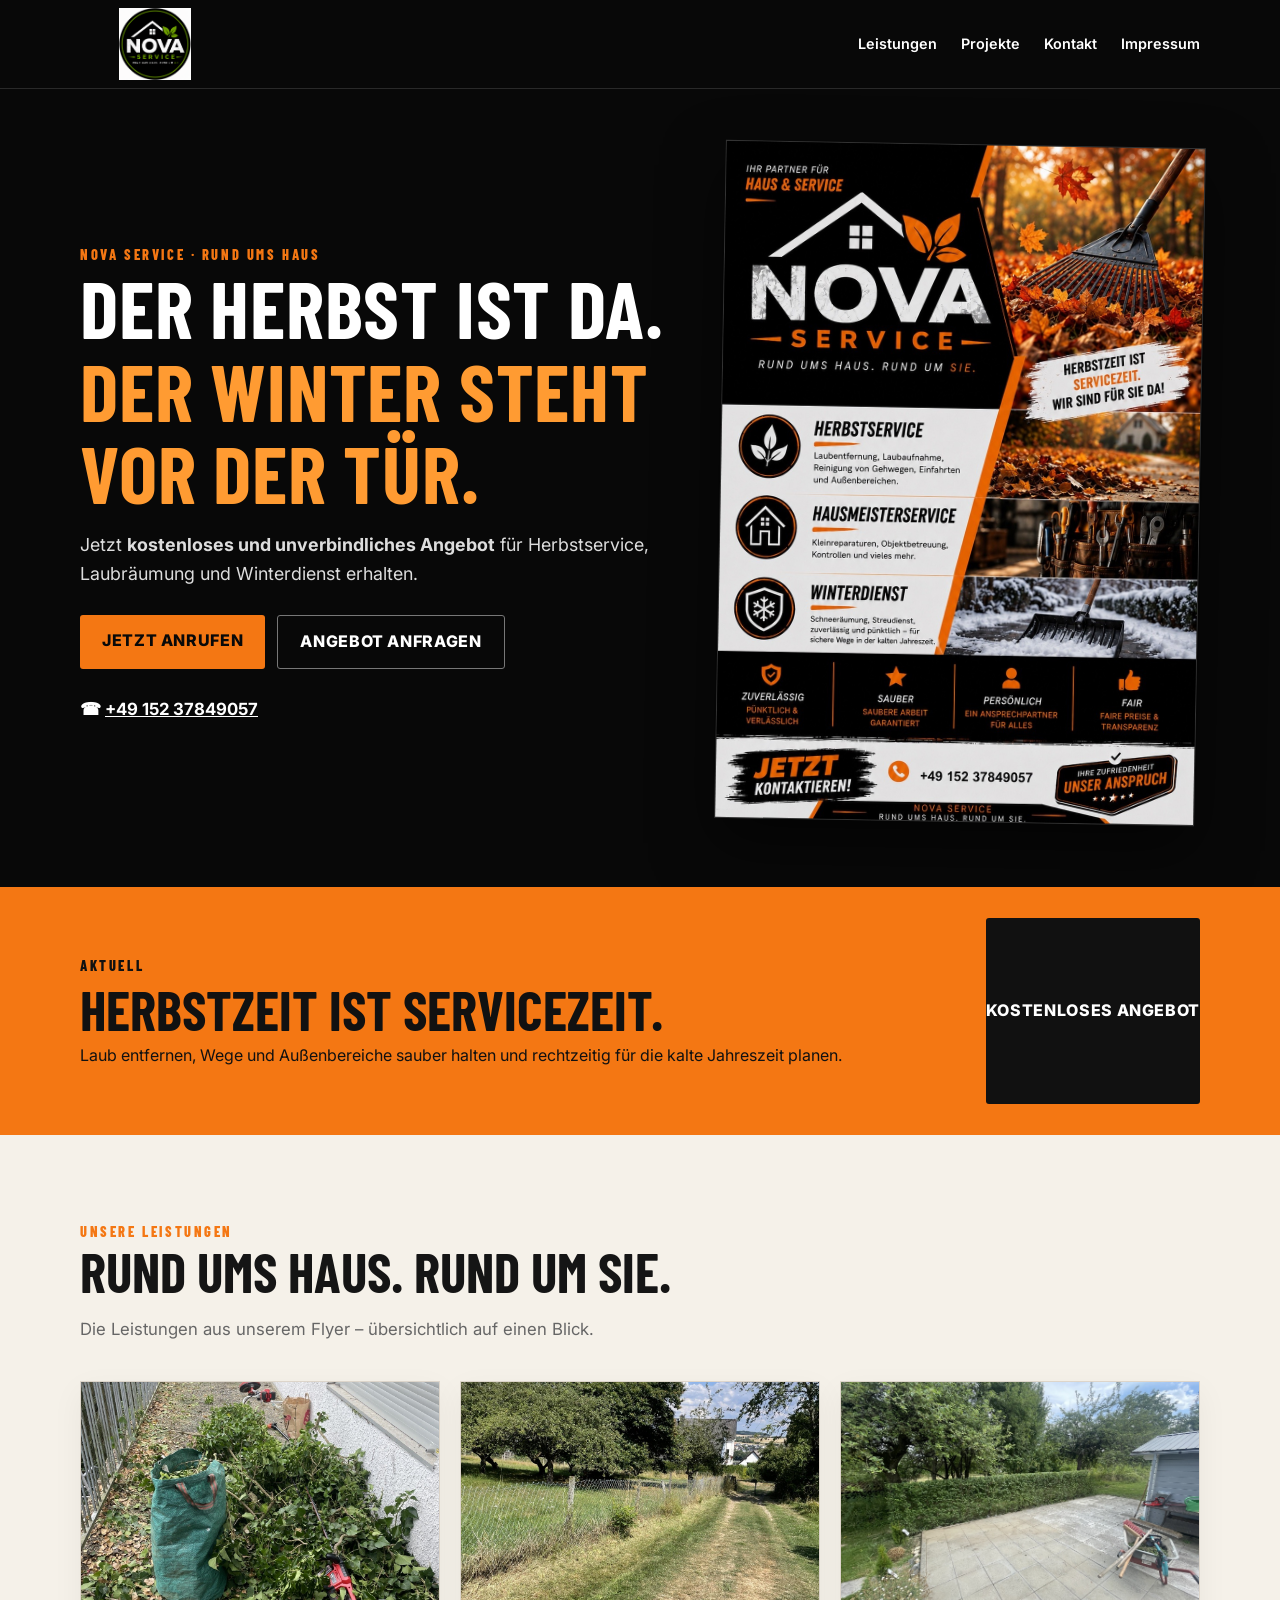
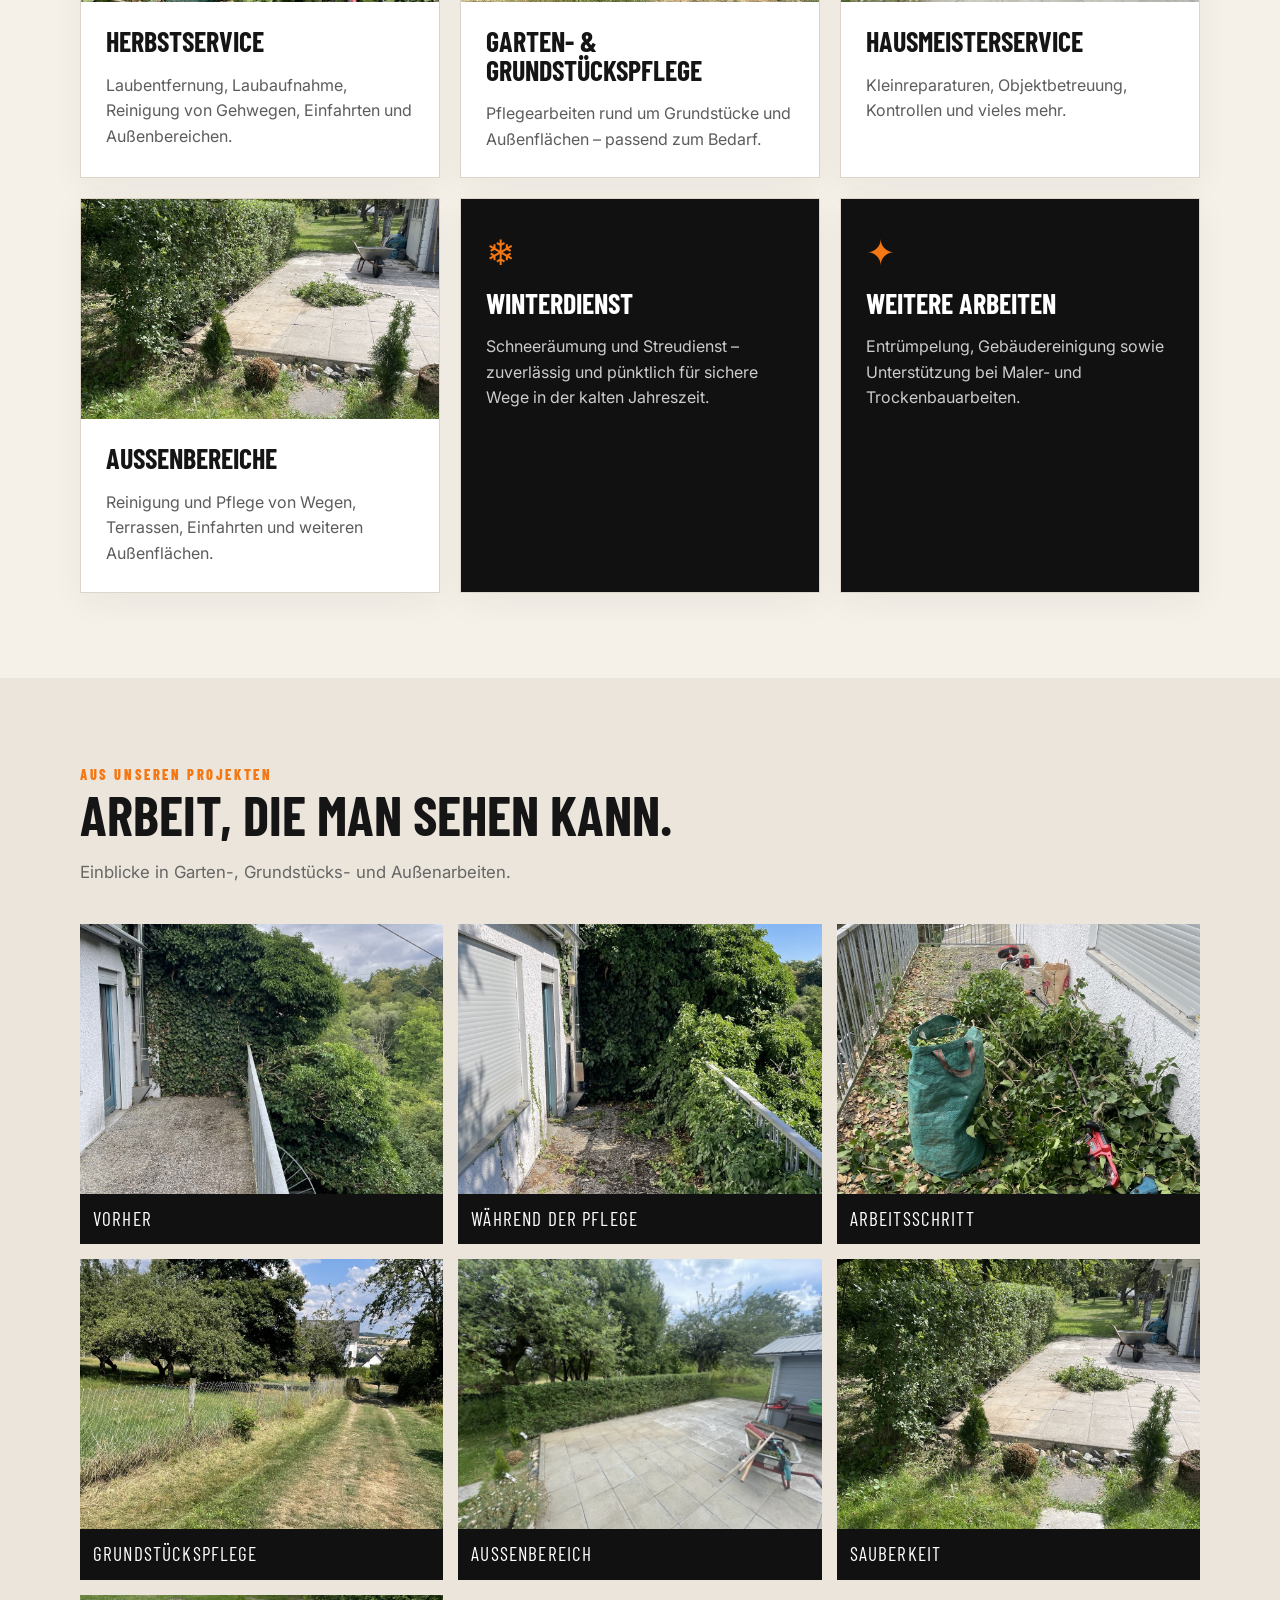
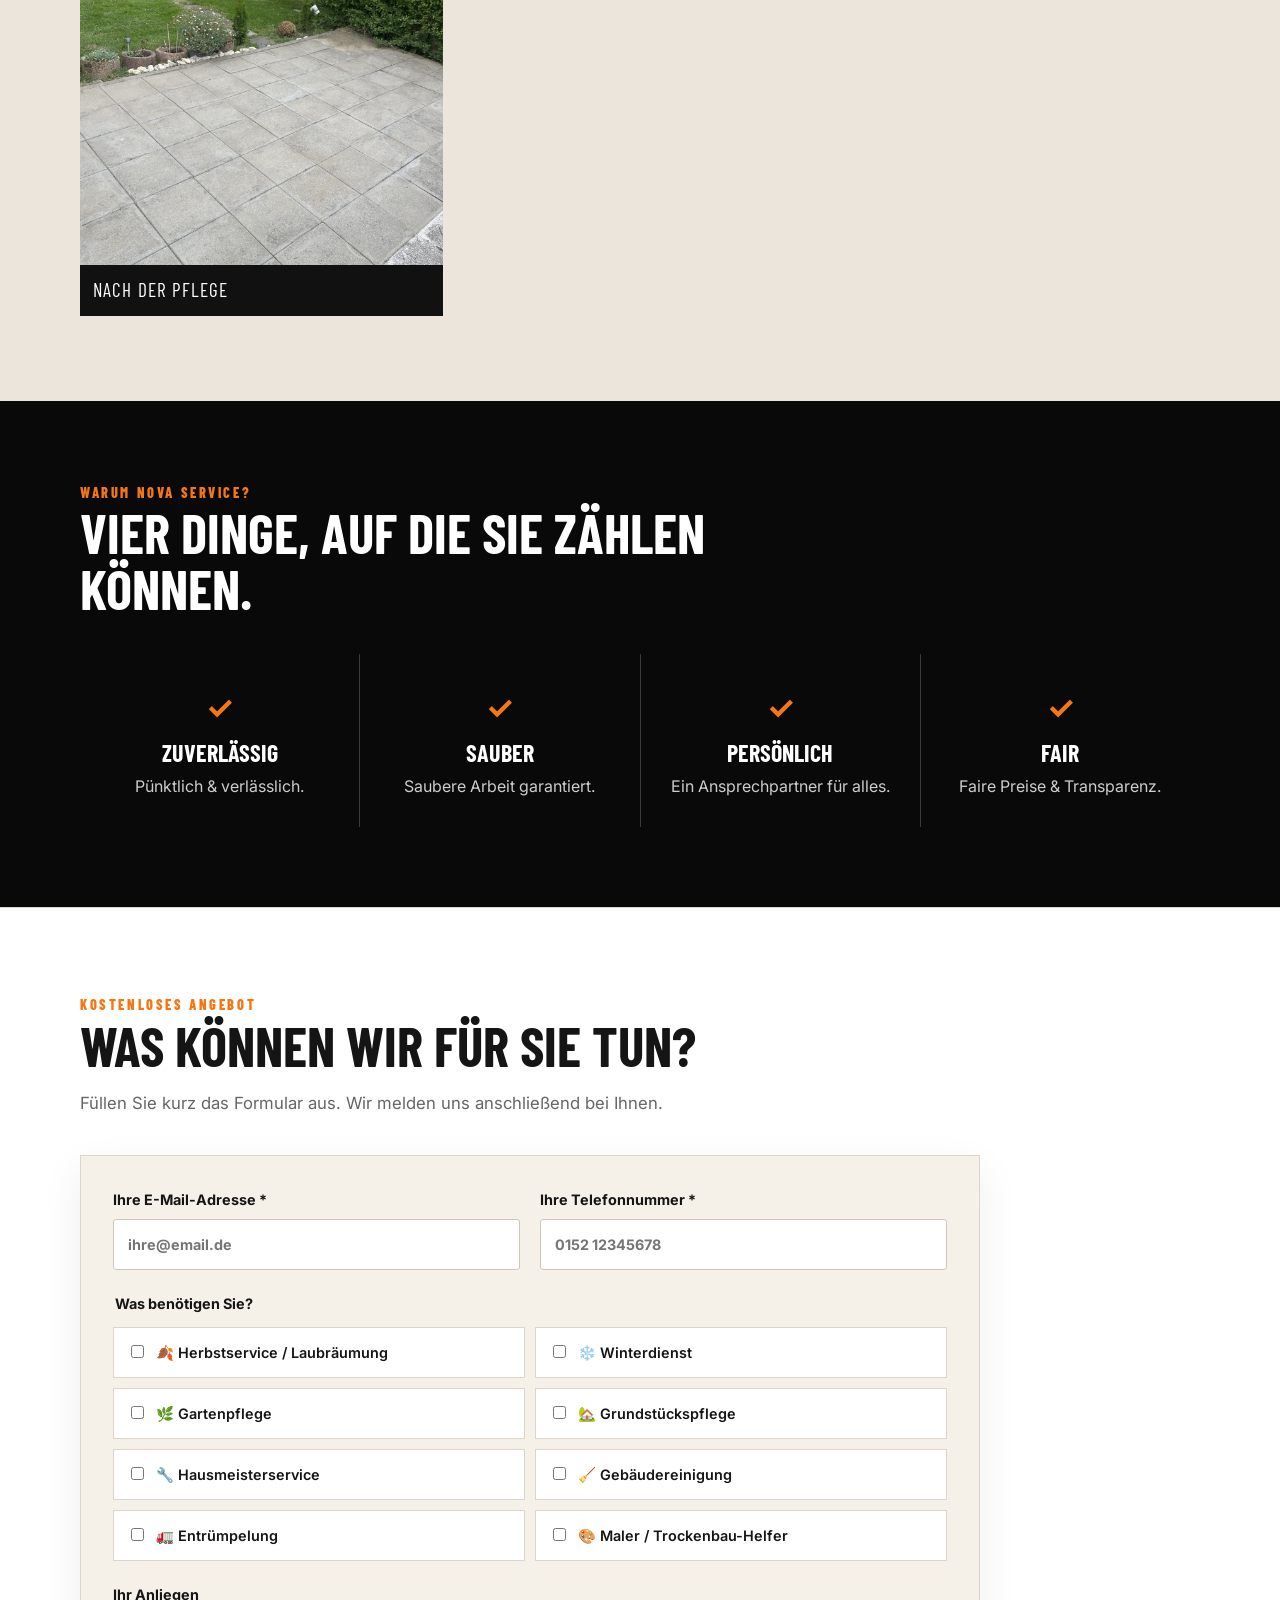
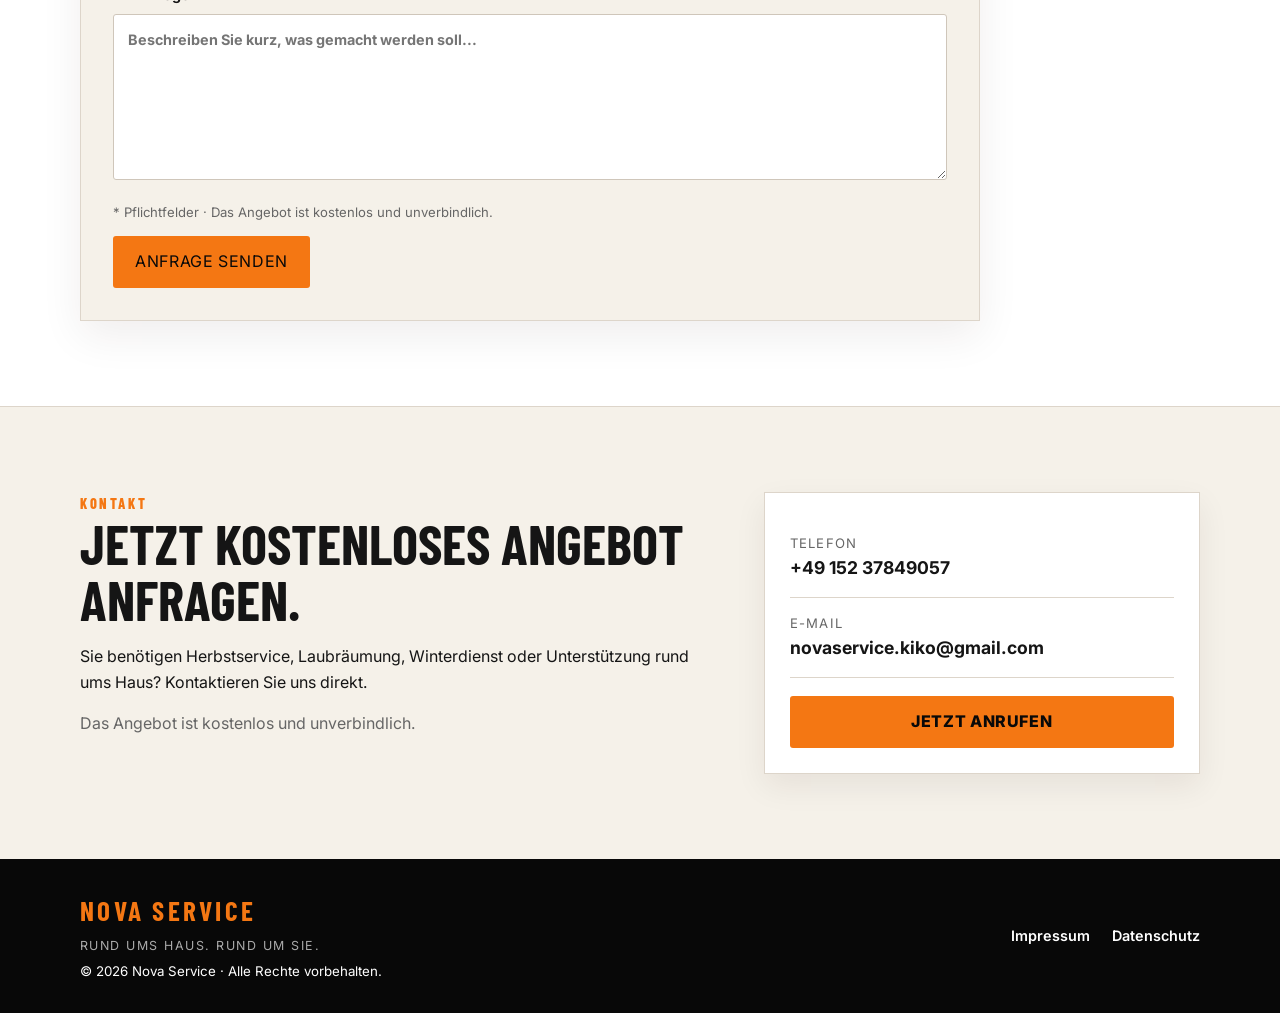
<file: index.html>
<!doctype html>
<html lang="de">
<head>
<meta charset="utf-8">
<meta name="viewport" content="width=device-width, initial-scale=1">
<meta name="description" content="Nova Service – Rund ums Haus. Herbstservice, Laubräumung, Gartenpflege, Hausmeisterservice und Winterdienst.">
<title>Nova Service | Rund ums Haus</title>
<link rel="stylesheet" href="style.css">
</head>
<body>
<header class="header">
  <div class="wrap nav">
    <a href="#start" class="logo"><img src="assets/nova-logo.png" alt="Nova Service"></a>
    <nav>
      <a href="#leistungen">Leistungen</a>
      <a href="#projekte">Projekte</a>
      <a href="#kontakt">Kontakt</a>
      <a href="impressum.html">Impressum</a>
    </nav>
  </div>
</header>

<main id="start">
<section class="hero">
  <div class="wrap hero-grid">
    <div>
      <div class="kicker">NOVA SERVICE · RUND UMS HAUS</div>
      <h1>Der Herbst ist da.<br><em>Der Winter steht vor der Tür.</em></h1>
      <p class="hero-text">Jetzt <strong>kostenloses und unverbindliches Angebot</strong> für Herbstservice, Laubräumung und Winterdienst erhalten.</p>
      <div class="buttons">
        <a class="btn orange" href="tel:+4915237849057">Jetzt anrufen</a>
        <a class="btn outline" href="#angebot">Angebot anfragen</a>
      </div>
      <div class="phone">☎ <a href="tel:+4915237849057">+49 152 37849057</a></div>
    </div>
    <div class="flyer-card">
      <img src="assets/flyer.jpg" alt="Nova Service Flyer mit Herbstservice, Hausmeisterservice und Winterdienst">
    </div>
  </div>
</section>

<section class="notice">
  <div class="wrap notice-inner">
    <div>
      <div class="kicker">AKTUELL</div>
      <h2>Herbstzeit ist Servicezeit.</h2>
      <p>Laub entfernen, Wege und Außenbereiche sauber halten und rechtzeitig für die kalte Jahreszeit planen.</p>
    </div>
    <a class="btn dark" href="#angebot">Kostenloses Angebot</a>
  </div>
</section>

<section id="leistungen" class="section">
  <div class="wrap">
    <div class="heading">
      <div class="kicker">UNSERE LEISTUNGEN</div>
      <h2>Rund ums Haus. Rund um Sie.</h2>
      <p>Die Leistungen aus unserem Flyer – übersichtlich auf einen Blick.</p>
    </div>
    <div class="cards">
      <article class="card">
        <img src="assets/projekt-2.jpg" alt="Herbstservice und Außenbereich">
        <div><h3>Herbstservice</h3><p>Laubentfernung, Laubaufnahme, Reinigung von Gehwegen, Einfahrten und Außenbereichen.</p></div>
      </article>
      <article class="card">
        <img src="assets/projekt-4.jpg" alt="Grundstück und Gartenpflege">
        <div><h3>Garten- & Grundstückspflege</h3><p>Pflegearbeiten rund um Grundstücke und Außenflächen – passend zum Bedarf.</p></div>
      </article>
      <article class="card">
        <img src="assets/projekt-5.jpg" alt="Gepflegte Außenfläche">
        <div><h3>Hausmeisterservice</h3><p>Kleinreparaturen, Objektbetreuung, Kontrollen und vieles mehr.</p></div>
      </article>
      <article class="card">
        <img src="assets/projekt-6.jpg" alt="Gepflegte Terrasse">
        <div><h3>Außenbereiche</h3><p>Reinigung und Pflege von Wegen, Terrassen, Einfahrten und weiteren Außenflächen.</p></div>
      </article>
      <article class="card simple">
        <div><span class="icon">❄</span><h3>Winterdienst</h3><p>Schneeräumung und Streudienst – zuverlässig und pünktlich für sichere Wege in der kalten Jahreszeit.</p></div>
      </article>
      <article class="card simple">
        <div><span class="icon">✦</span><h3>Weitere Arbeiten</h3><p>Entrümpelung, Gebäudereinigung sowie Unterstützung bei Maler- und Trockenbauarbeiten.</p></div>
      </article>
    </div>
  </div>
</section>

<section id="projekte" class="section projects">
  <div class="wrap">
    <div class="heading">
      <div class="kicker">AUS UNSEREN PROJEKTEN</div>
      <h2>Arbeit, die man sehen kann.</h2>
      <p>Einblicke in Garten-, Grundstücks- und Außenarbeiten.</p>
    </div>
    <div class="gallery">
      <figure><img src="assets/projekt-1.jpg" alt="Ausgangszustand eines bewachsenen Außenbereichs"><figcaption>Vorher</figcaption></figure>
      <figure><img src="assets/projekt-3.jpg" alt="Außenbereich während der Pflege"><figcaption>Während der Pflege</figcaption></figure>
      <figure><img src="assets/projekt-2.jpg" alt="Arbeiten an Hecke und Außenbereich"><figcaption>Arbeitsschritt</figcaption></figure>
      <figure><img src="assets/projekt-4.jpg" alt="Grundstückspflege"><figcaption>Grundstückspflege</figcaption></figure>
      <figure><img src="assets/projekt-5.jpg" alt="Terrasse und Gartenbereich"><figcaption>Außenbereich</figcaption></figure>
      <figure><img src="assets/projekt-6.jpg" alt="Sauberkeit und Pflegearbeiten im Außenbereich"><figcaption>Sauberkeit</figcaption></figure>
      <figure><img src="assets/projekt-7.jpg" alt="Saubere, fertig gepflegte Terrasse"><figcaption>Nach der Pflege</figcaption></figure>
    </div>
  </div>
</section>

<section class="dark">
  <div class="wrap">
    <div class="heading light">
      <div class="kicker">WARUM NOVA SERVICE?</div>
      <h2>Vier Dinge, auf die Sie zählen können.</h2>
    </div>
    <div class="values">
      <div><b>✓</b><h3>Zuverlässig</h3><p>Pünktlich & verlässlich.</p></div>
      <div><b>✓</b><h3>Sauber</h3><p>Saubere Arbeit garantiert.</p></div>
      <div><b>✓</b><h3>Persönlich</h3><p>Ein Ansprechpartner für alles.</p></div>
      <div><b>✓</b><h3>Fair</h3><p>Faire Preise & Transparenz.</p></div>
    </div>
  </div>
</section>


<section id="angebot" class="offer">
  <div class="wrap">
    <div class="heading">
      <div class="kicker">KOSTENLOSES ANGEBOT</div>
      <h2>Was können wir für Sie tun?</h2>
      <p>Füllen Sie kurz das Formular aus. Wir melden uns anschließend bei Ihnen.</p>
    </div>

    <form class="offer-form" action="mailto:novaservice.kiko@gmail.com" method="post" enctype="text/plain">
      <div class="form-grid">
        <label>
          Ihre E-Mail-Adresse *
          <input type="email" name="E-Mail" placeholder="ihre@email.de" required>
        </label>

        <label>
          Ihre Telefonnummer *
          <input type="tel" name="Telefon" placeholder="0152 12345678" required>
        </label>
      </div>

      <fieldset>
        <legend>Was benötigen Sie?</legend>
        <div class="checks">
          <label class="check"><input type="checkbox" name="Leistung" value="Herbstservice / Laubräumung"> <span>🍂 Herbstservice / Laubräumung</span></label>
          <label class="check"><input type="checkbox" name="Leistung" value="Winterdienst"> <span>❄️ Winterdienst</span></label>
          <label class="check"><input type="checkbox" name="Leistung" value="Gartenpflege"> <span>🌿 Gartenpflege</span></label>
          <label class="check"><input type="checkbox" name="Leistung" value="Grundstückspflege"> <span>🏡 Grundstückspflege</span></label>
          <label class="check"><input type="checkbox" name="Leistung" value="Hausmeisterservice"> <span>🔧 Hausmeisterservice</span></label>
          <label class="check"><input type="checkbox" name="Leistung" value="Gebäudereinigung"> <span>🧹 Gebäudereinigung</span></label>
          <label class="check"><input type="checkbox" name="Leistung" value="Entrümpelung"> <span>🚛 Entrümpelung</span></label>
          <label class="check"><input type="checkbox" name="Leistung" value="Maler / Trockenbau Helfer"> <span>🎨 Maler / Trockenbau-Helfer</span></label>
        </div>
      </fieldset>

      <label>
        Ihr Anliegen
        <textarea name="Anliegen" rows="6" placeholder="Beschreiben Sie kurz, was gemacht werden soll..."></textarea>
      </label>

      <p class="form-note">* Pflichtfelder · Das Angebot ist kostenlos und unverbindlich.</p>
      <button class="btn orange submit" type="submit">Anfrage senden</button>
    </form>
  </div>
</section>

<section id="kontakt" class="contact">
  <div class="wrap contact-grid">
    <div>
      <div class="kicker">KONTAKT</div>
      <h2>Jetzt kostenloses Angebot anfragen.</h2>
      <p>Sie benötigen Herbstservice, Laubräumung, Winterdienst oder Unterstützung rund ums Haus? Kontaktieren Sie uns direkt.</p>
      <p class="small">Das Angebot ist kostenlos und unverbindlich.</p>
    </div>
    <div class="contact-box">
      <a href="tel:+4915237849057"><span>Telefon</span><strong>+49 152 37849057</strong></a>
      <a href="mailto:novaservice.kiko@gmail.com"><span>E-Mail</span><strong>novaservice.kiko@gmail.com</strong></a>
      <a class="btn orange full" href="tel:+4915237849057">Jetzt anrufen</a>
    </div>
  </div>
</section>
</main>

<footer>
  <div class="wrap footer">
    <div><strong>NOVA SERVICE</strong><br><span>RUND UMS HAUS. RUND UM SIE.</span><br><small>© 2026 Nova Service · Alle Rechte vorbehalten.</small></div>
    <div class="footer-links"><a href="impressum.html">Impressum</a><a href="datenschutz.html">Datenschutz</a></div>
  </div>
</footer>
</body>
</html>
</file>
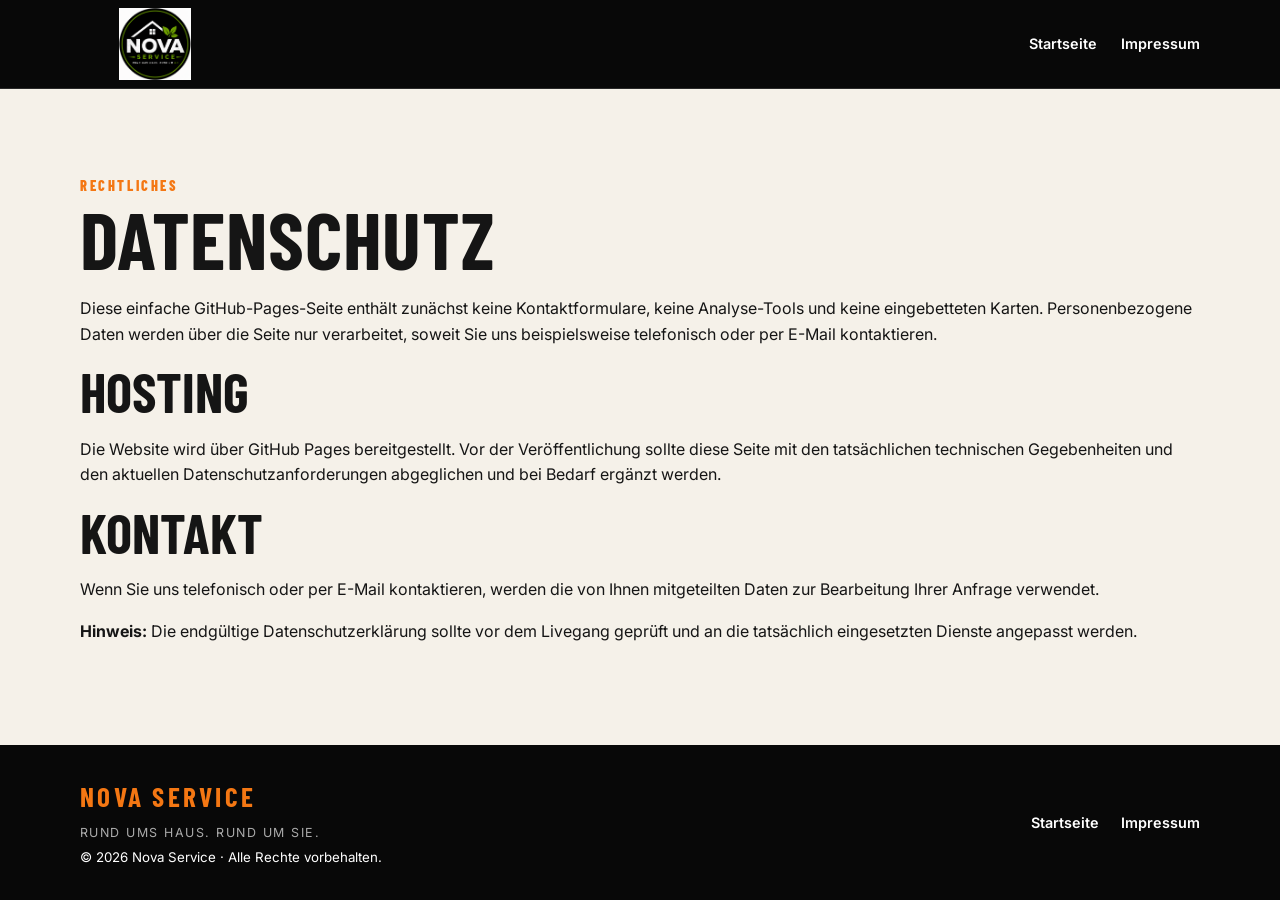
<file: datenschutz.html>
<!doctype html>
<html lang="de"><head><meta charset="utf-8"><meta name="viewport" content="width=device-width,initial-scale=1"><title>Datenschutz | Nova Service</title><link rel="stylesheet" href="style.css"></head>
<body><header class="header"><div class="wrap nav"><a class="logo" href="index.html"><img src="assets/nova-logo.png" alt="Nova Service"></a><nav><a href="index.html">Startseite</a><a href="impressum.html">Impressum</a></nav></div></header>
<main class="section"><div class="wrap"><div class="kicker">RECHTLICHES</div><h1>Datenschutz</h1>
<p>Diese einfache GitHub-Pages-Seite enthält zunächst keine Kontaktformulare, keine Analyse-Tools und keine eingebetteten Karten. Personenbezogene Daten werden über die Seite nur verarbeitet, soweit Sie uns beispielsweise telefonisch oder per E-Mail kontaktieren.</p>
<h2>Hosting</h2><p>Die Website wird über GitHub Pages bereitgestellt. Vor der Veröffentlichung sollte diese Seite mit den tatsächlichen technischen Gegebenheiten und den aktuellen Datenschutzanforderungen abgeglichen und bei Bedarf ergänzt werden.</p>
<h2>Kontakt</h2><p>Wenn Sie uns telefonisch oder per E-Mail kontaktieren, werden die von Ihnen mitgeteilten Daten zur Bearbeitung Ihrer Anfrage verwendet.</p>
<p><strong>Hinweis:</strong> Die endgültige Datenschutzerklärung sollte vor dem Livegang geprüft und an die tatsächlich eingesetzten Dienste angepasst werden.</p>
</div></main>
<footer><div class="wrap footer"><div><strong>NOVA SERVICE</strong><br><span>RUND UMS HAUS. RUND UM SIE.</span><br><small>© 2026 Nova Service · Alle Rechte vorbehalten.</small></div><div class="footer-links"><a href="index.html">Startseite</a><a href="impressum.html">Impressum</a></div></div></footer></body></html>
</file>
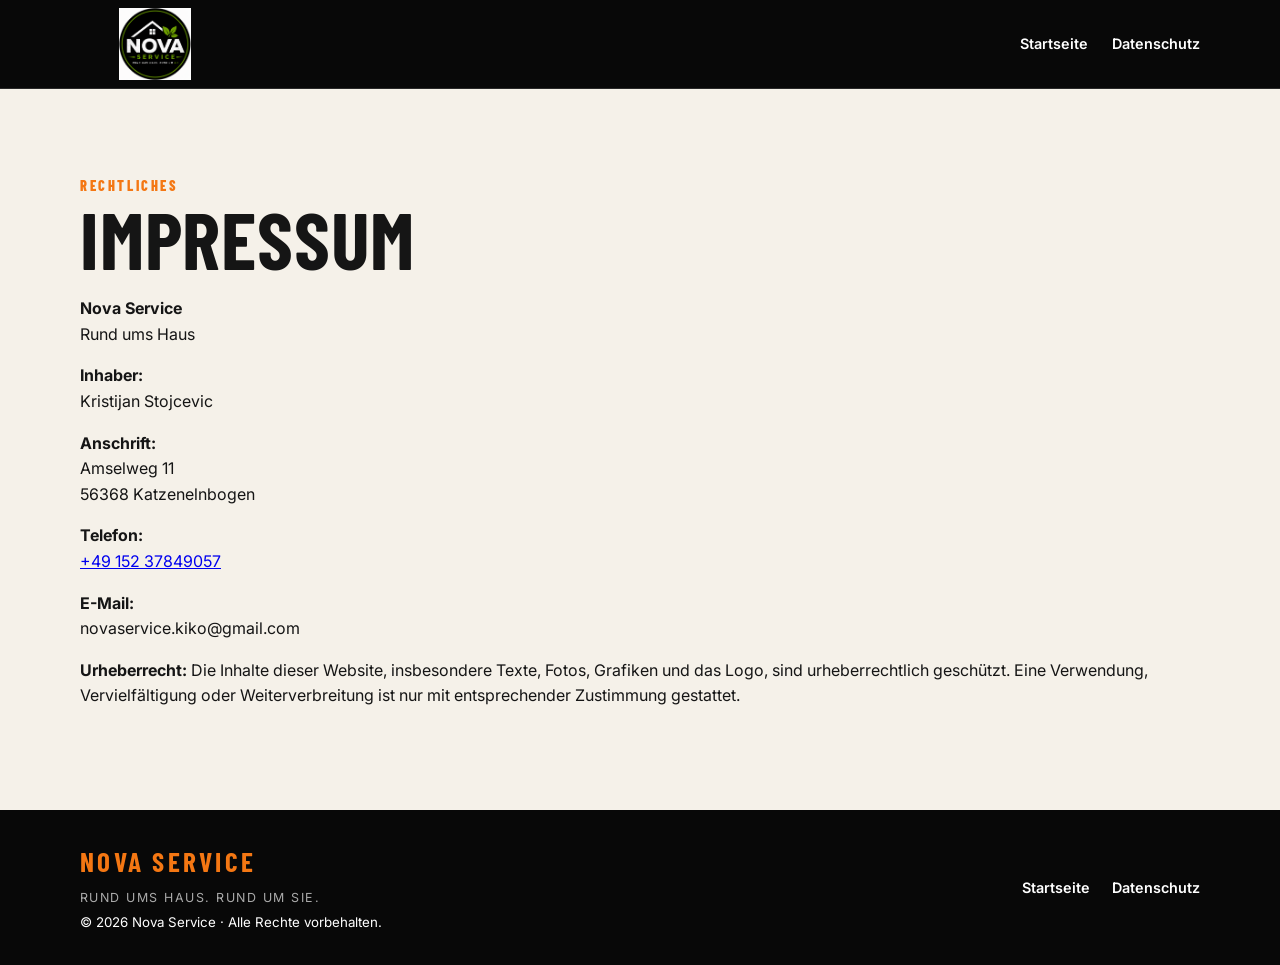
<file: impressum.html>
<!doctype html>
<html lang="de"><head><meta charset="utf-8"><meta name="viewport" content="width=device-width,initial-scale=1"><title>Impressum | Nova Service</title><link rel="stylesheet" href="style.css"></head>
<body><header class="header"><div class="wrap nav"><a class="logo" href="index.html"><img src="assets/nova-logo.png" alt="Nova Service"></a><nav><a href="index.html">Startseite</a><a href="datenschutz.html">Datenschutz</a></nav></div></header>
<main class="section"><div class="wrap"><div class="kicker">RECHTLICHES</div><h1>Impressum</h1>
<p><strong>Nova Service</strong><br>Rund ums Haus</p>
<p><strong>Inhaber:</strong><br>Kristijan Stojcevic</p>
<p><strong>Anschrift:</strong><br>Amselweg 11<br>56368 Katzenelnbogen</p>
<p><strong>Telefon:</strong><br><a href="tel:+4915237849057">+49 152 37849057</a></p>
<p><strong>E-Mail:</strong><br>novaservice.kiko@gmail.com</p>
<p><strong>Urheberrecht:</strong> Die Inhalte dieser Website, insbesondere Texte, Fotos, Grafiken und das Logo, sind urheberrechtlich geschützt. Eine Verwendung, Vervielfältigung oder Weiterverbreitung ist nur mit entsprechender Zustimmung gestattet.</p>
</div></main>
<footer><div class="wrap footer"><div><strong>NOVA SERVICE</strong><br><span>RUND UMS HAUS. RUND UM SIE.</span><br><small>© 2026 Nova Service · Alle Rechte vorbehalten.</small></div><div class="footer-links"><a href="index.html">Startseite</a><a href="datenschutz.html">Datenschutz</a></div></div></footer></body></html>
</file>
<file: style.css>
@import url('https://fonts.googleapis.com/css2?family=Barlow+Condensed:wght@500;600;700;800&family=Inter:wght@400;500;600;700&display=swap');
:root{--orange:#f47713;--orange2:#ff9b32;--black:#080808;--cream:#f5f1e9;--white:#fff;--ink:#151515;--muted:#666;--line:#ddd5ca}
*{box-sizing:border-box}html{scroll-behavior:smooth}body{margin:0;background:var(--cream);color:var(--ink);font-family:Inter,Arial,sans-serif;line-height:1.6}.wrap{width:min(1120px,92%);margin:auto}
.header{background:#080808;border-bottom:1px solid #292929;position:sticky;top:0;z-index:20}.nav{min-height:88px;display:flex;align-items:center;justify-content:space-between;gap:24px}.logo{display:flex;align-items:center;flex-shrink:0}.logo img{display:block;width:150px;height:72px;object-fit:contain;object-position:center;border-radius:3px}.nav nav{display:flex;gap:24px}.nav nav a,footer a{color:#fff;text-decoration:none;font-weight:600;font-size:.9rem}.nav nav a:hover,footer a:hover{color:var(--orange2)}
.hero{background:#080808;color:#fff;padding:55px 0 65px;overflow:hidden}.hero-grid{display:grid;grid-template-columns:1fr .82fr;gap:55px;align-items:center}.kicker{font-family:"Barlow Condensed",sans-serif;font-weight:800;letter-spacing:.18em;color:var(--orange);font-size:.9rem;text-transform:uppercase}h1,h2,h3{font-family:"Barlow Condensed",sans-serif;text-transform:uppercase;line-height:1.02;margin:0 0 17px}h1{font-size:clamp(3.1rem,6.3vw,5.8rem);letter-spacing:.01em}h1 em{color:var(--orange2);font-style:normal}h2{font-size:clamp(2.3rem,4.3vw,3.9rem)}h3{font-size:1.75rem}.hero-text{font-size:1.12rem;color:#ddd;max-width:630px}.buttons{display:flex;gap:12px;flex-wrap:wrap;margin:27px 0}.btn{display:inline-block;padding:13px 22px;text-decoration:none;font-weight:800;text-transform:uppercase;letter-spacing:.04em;border-radius:3px}.orange{background:var(--orange);color:#090909}.outline{border:1px solid #777;color:#fff}.dark{background:#090909;color:#fff}.full{width:100%;text-align:center}.phone{font-size:1.05rem;font-weight:700}.phone a{color:#fff}.flyer-card{box-shadow:0 25px 60px #0008;border:1px solid #333;transform:rotate(1deg)}.flyer-card img{display:block;width:100%;height:auto}
.notice{background:var(--orange);color:#111}.notice-inner{display:flex;align-items:center;justify-content:space-between;gap:30px;padding:31px 0}.notice h2{margin:4px 0 6px}.notice p{margin:0}.notice .kicker{color:#111}.notice .btn{background:#111;color:#fff}
.section{padding:85px 0}.heading{max-width:760px;margin-bottom:38px}.heading p{color:var(--muted);font-size:1.05rem}.cards{display:grid;grid-template-columns:repeat(3,1fr);gap:20px}.card{background:#fff;border:1px solid var(--line);box-shadow:0 10px 30px #2415070d;overflow:hidden}.card img{display:block;width:100%;height:220px;object-fit:cover}.card>div{padding:25px}.card p{margin:0;color:#5c5c5c}.card.simple{background:#111;color:#fff;min-height:260px}.card.simple p{color:#ccc}.icon{font-size:2.2rem;color:var(--orange);display:block;margin-bottom:8px}.service-list{display:flex;flex-wrap:wrap;gap:9px;margin-top:25px}.service-list span{border:1px solid #d5ccbf;padding:8px 12px;border-radius:30px;background:#fff;font-size:.9rem;font-weight:600}
.projects{background:#ebe5db}.gallery{display:grid;grid-template-columns:repeat(3,1fr);gap:15px}.gallery figure{margin:0;background:#111;overflow:hidden}.gallery img{display:block;width:100%;height:270px;object-fit:cover}.gallery figcaption{padding:10px 13px;color:#fff;font-family:"Barlow Condensed";font-size:1.2rem;text-transform:uppercase;letter-spacing:.06em}
.dark{background:#090909;color:#fff;padding:80px 0}.light p{color:#ccc}.values{display:grid;grid-template-columns:repeat(4,1fr);gap:1px;background:#3a3a3a}.values>div{background:#090909;text-align:center;padding:28px 18px}.values b{font-size:2rem;color:var(--orange)}.values h3{margin:8px 0;font-size:1.5rem}.values p{margin:0;color:#ccc}
.contact{padding:85px 0;background:var(--cream)}.contact-grid{display:grid;grid-template-columns:1fr .7fr;gap:60px;align-items:start}.contact p{max-width:680px}.small{color:var(--muted)}.contact-box{background:#fff;padding:25px;border:1px solid var(--line);box-shadow:0 12px 30px #24150712}.contact-box>div,.contact-box>a:not(.btn){display:block;padding:15px 0;border-bottom:1px solid var(--line);text-decoration:none;color:var(--ink)}.contact-box span{display:block;color:var(--muted);font-size:.82rem;text-transform:uppercase;letter-spacing:.1em}.contact-box strong{font-size:1.1rem}.contact-box .btn{margin-top:18px}
footer{background:#080808;color:#fff;padding:30px 0}.footer{display:flex;justify-content:space-between;align-items:center;gap:20px}.footer strong{color:var(--orange);font-family:"Barlow Condensed";font-size:1.7rem;letter-spacing:.12em}.footer span{font-size:.78rem;color:#aaa;letter-spacing:.12em}.footer-links{display:flex;gap:22px}
@media(max-width:850px){.nav{align-items:flex-start;padding:12px 0}.nav nav{gap:12px;flex-wrap:wrap;justify-content:flex-end}.hero-grid,.contact-grid{grid-template-columns:1fr}.flyer-card{max-width:620px;margin:auto}.cards{grid-template-columns:1fr 1fr}.gallery{grid-template-columns:1fr 1fr}.values{grid-template-columns:1fr 1fr}}
@media(max-width:560px){.nav{display:block;padding:8px 0 10px}.logo{display:block;margin-bottom:8px}.logo img{width:150px;height:68px;object-fit:contain}.nav nav{justify-content:flex-start}.nav nav a{font-size:.8rem}.hero{padding:40px 0 48px}.cards,.gallery,.values{grid-template-columns:1fr}.section,.contact{padding:58px 0}.notice-inner,.footer{display:block}.notice .btn{margin-top:18px}.gallery img{height:300px}.footer-links{margin-top:15px}}

/* Angebotsformular */
.offer{padding:85px 0;background:#fff;border-top:1px solid var(--line);border-bottom:1px solid var(--line)}
.offer-form{background:var(--cream);border:1px solid var(--line);padding:32px;max-width:900px;box-shadow:0 15px 40px #24150712}
.form-grid{display:grid;grid-template-columns:1fr 1fr;gap:20px}
.offer-form label,.offer-form legend{font-weight:700;font-size:.9rem}
.offer-form label{display:block;margin-bottom:22px}
.offer-form input[type="email"],.offer-form input[type="tel"],.offer-form textarea{
  display:block;width:100%;margin-top:8px;padding:13px 14px;border:1px solid #cfc6ba;background:#fff;border-radius:3px;font:inherit;color:var(--ink);outline:none
}
.offer-form input:focus,.offer-form textarea:focus{border-color:var(--orange);box-shadow:0 0 0 2px #f4771320}
.offer-form fieldset{border:0;padding:0;margin:0 0 22px}
.offer-form legend{margin-bottom:12px}
.checks{display:grid;grid-template-columns:1fr 1fr;gap:10px}
.check{margin:0!important;padding:13px;background:#fff;border:1px solid var(--line);cursor:pointer;font-weight:600!important}
.check input{accent-color:var(--orange);margin-right:8px}
.form-note{font-size:.82rem;color:var(--muted)}
.submit{border:0;cursor:pointer;font:inherit}
@media(max-width:650px){.form-grid,.checks{grid-template-columns:1fr}.offer-form{padding:22px}.offer{padding:58px 0}}


.region-line {
  margin: -0.6rem 0 1rem;
  font-weight: 700;
  letter-spacing: .03em;
  color: var(--accent, #f28c28);
}
</file>
